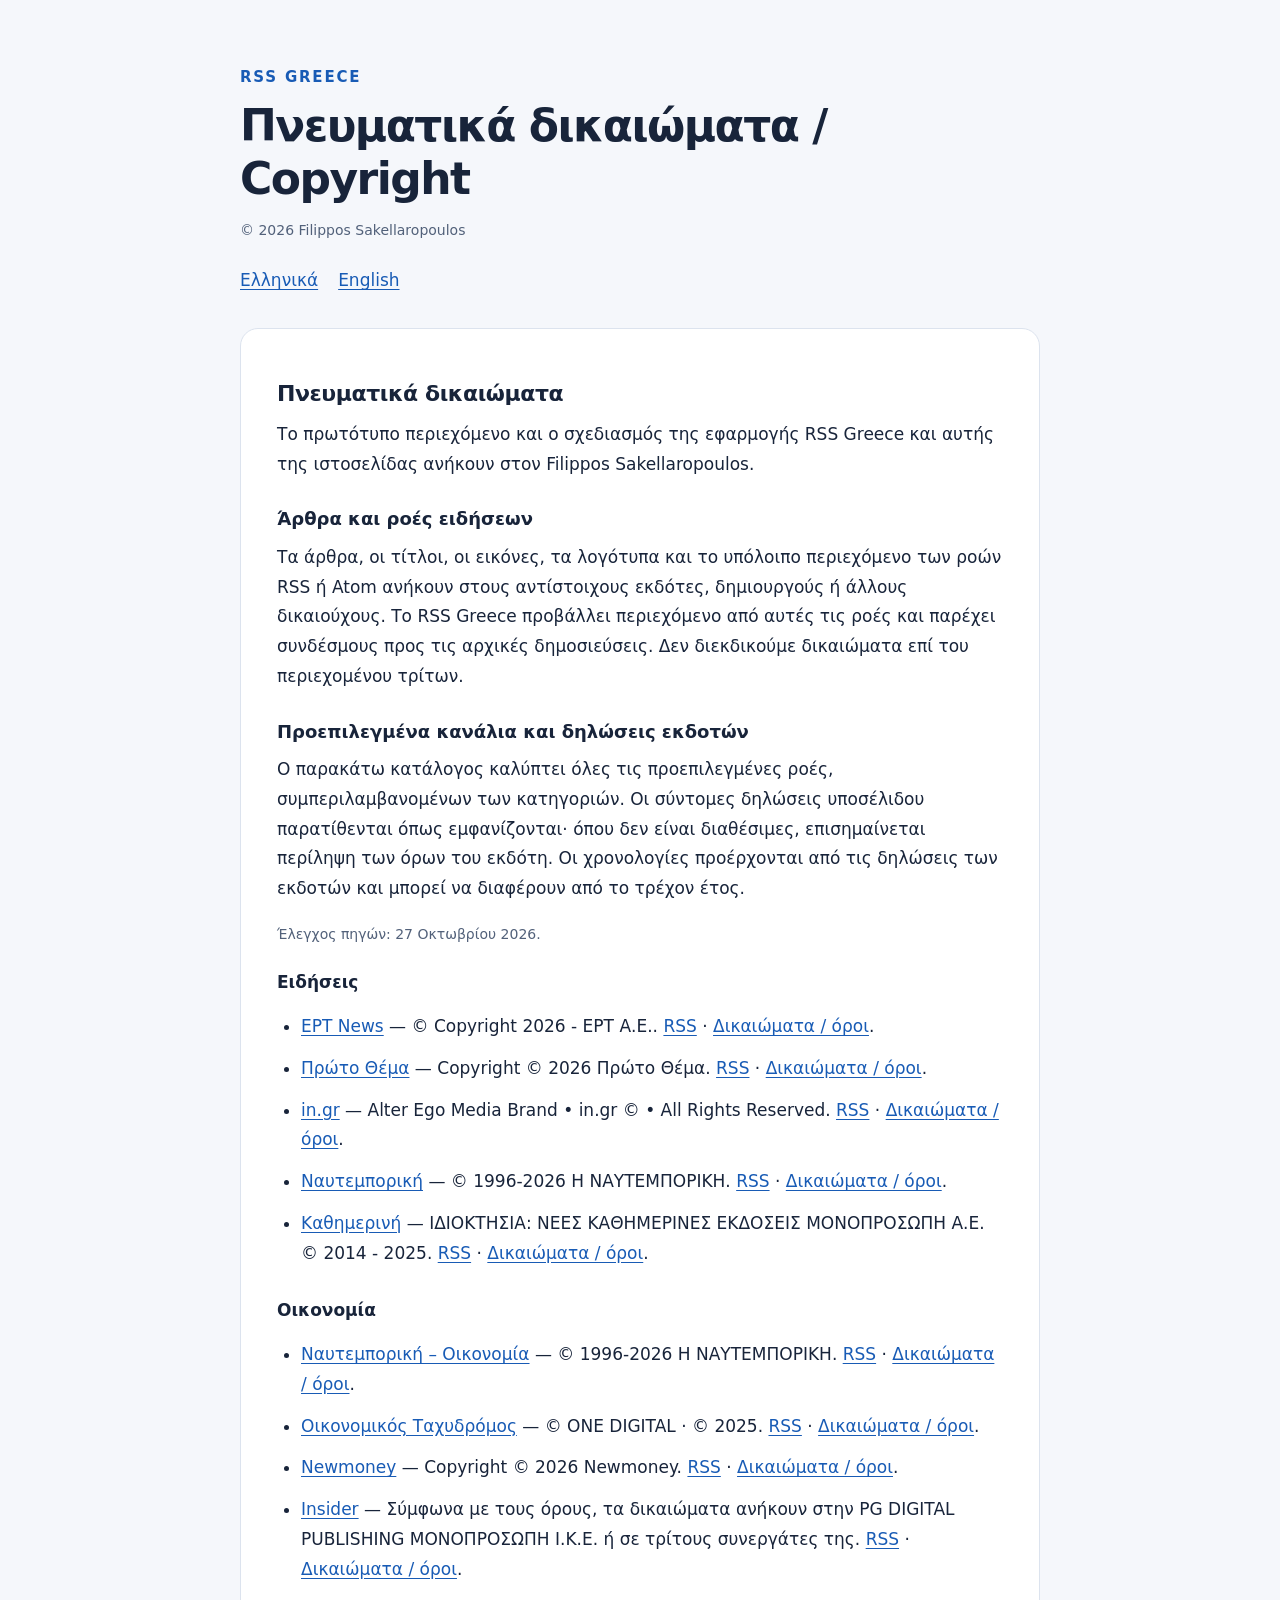
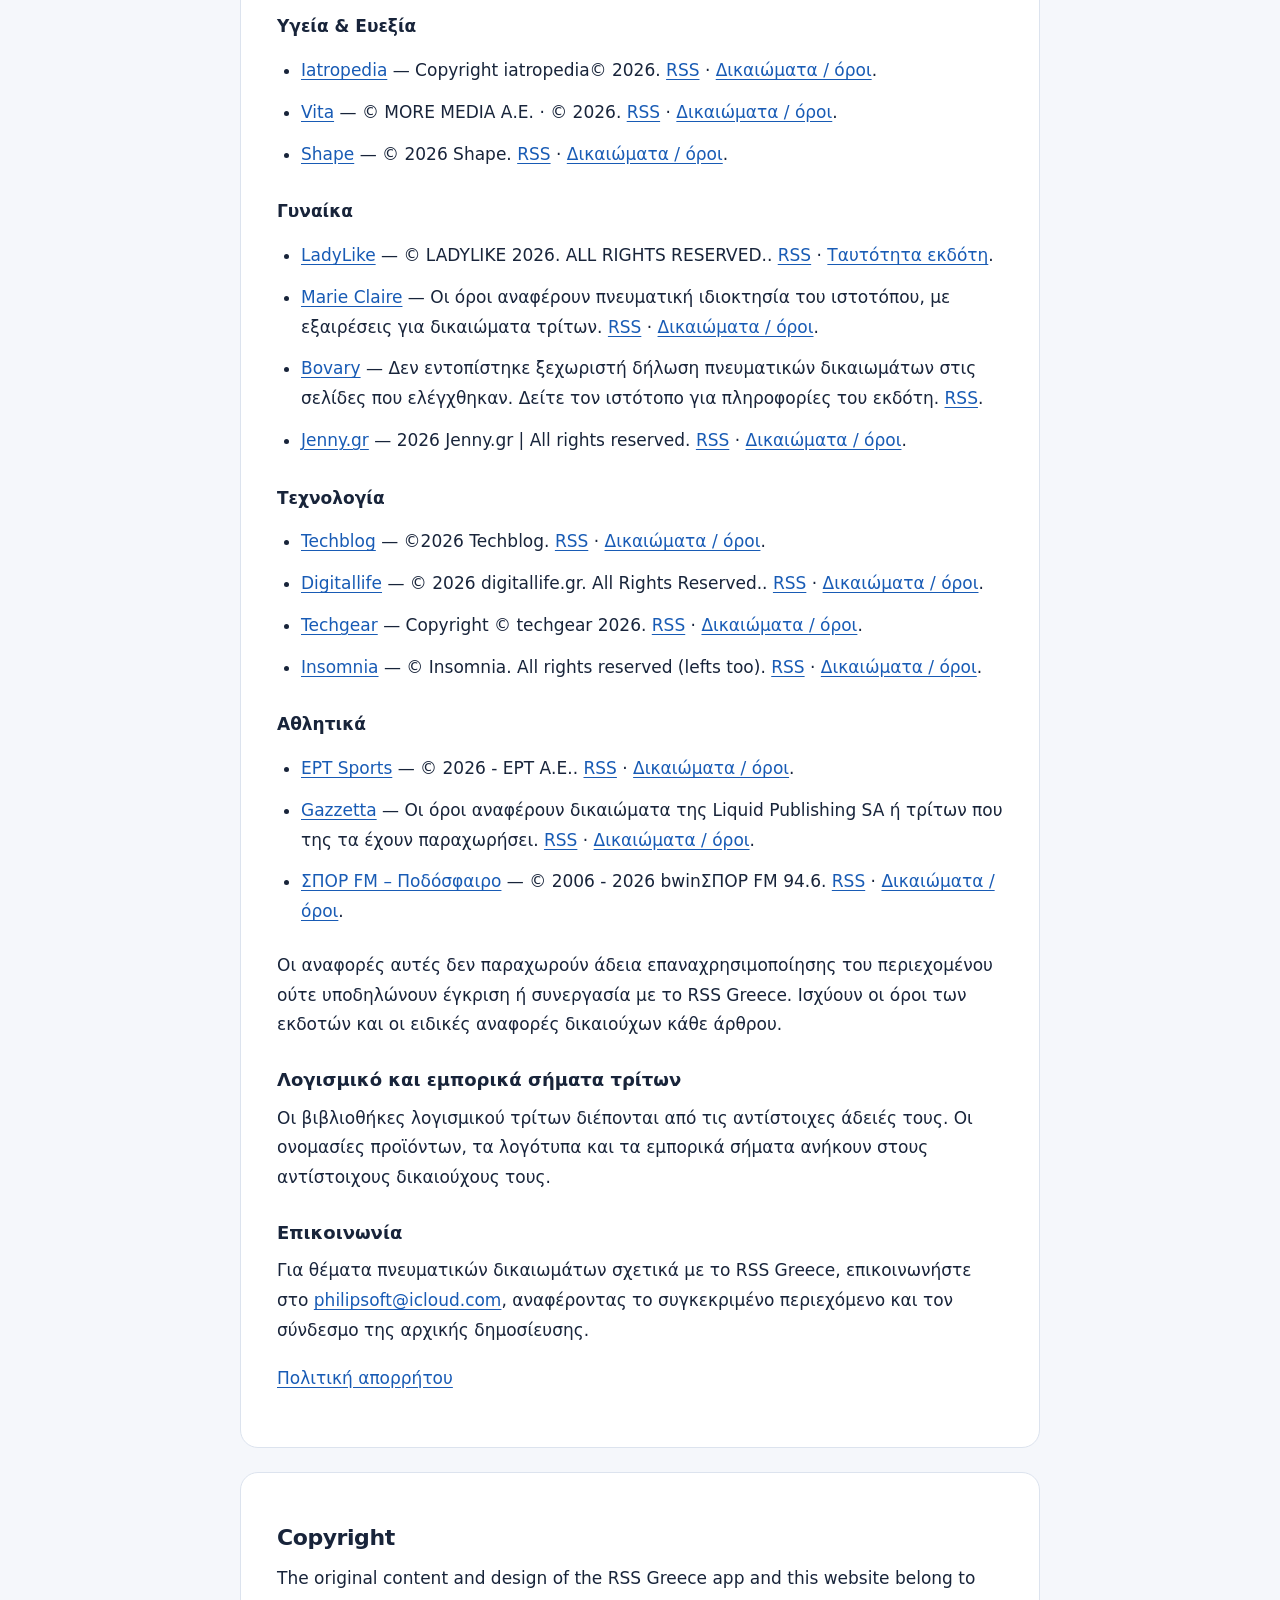
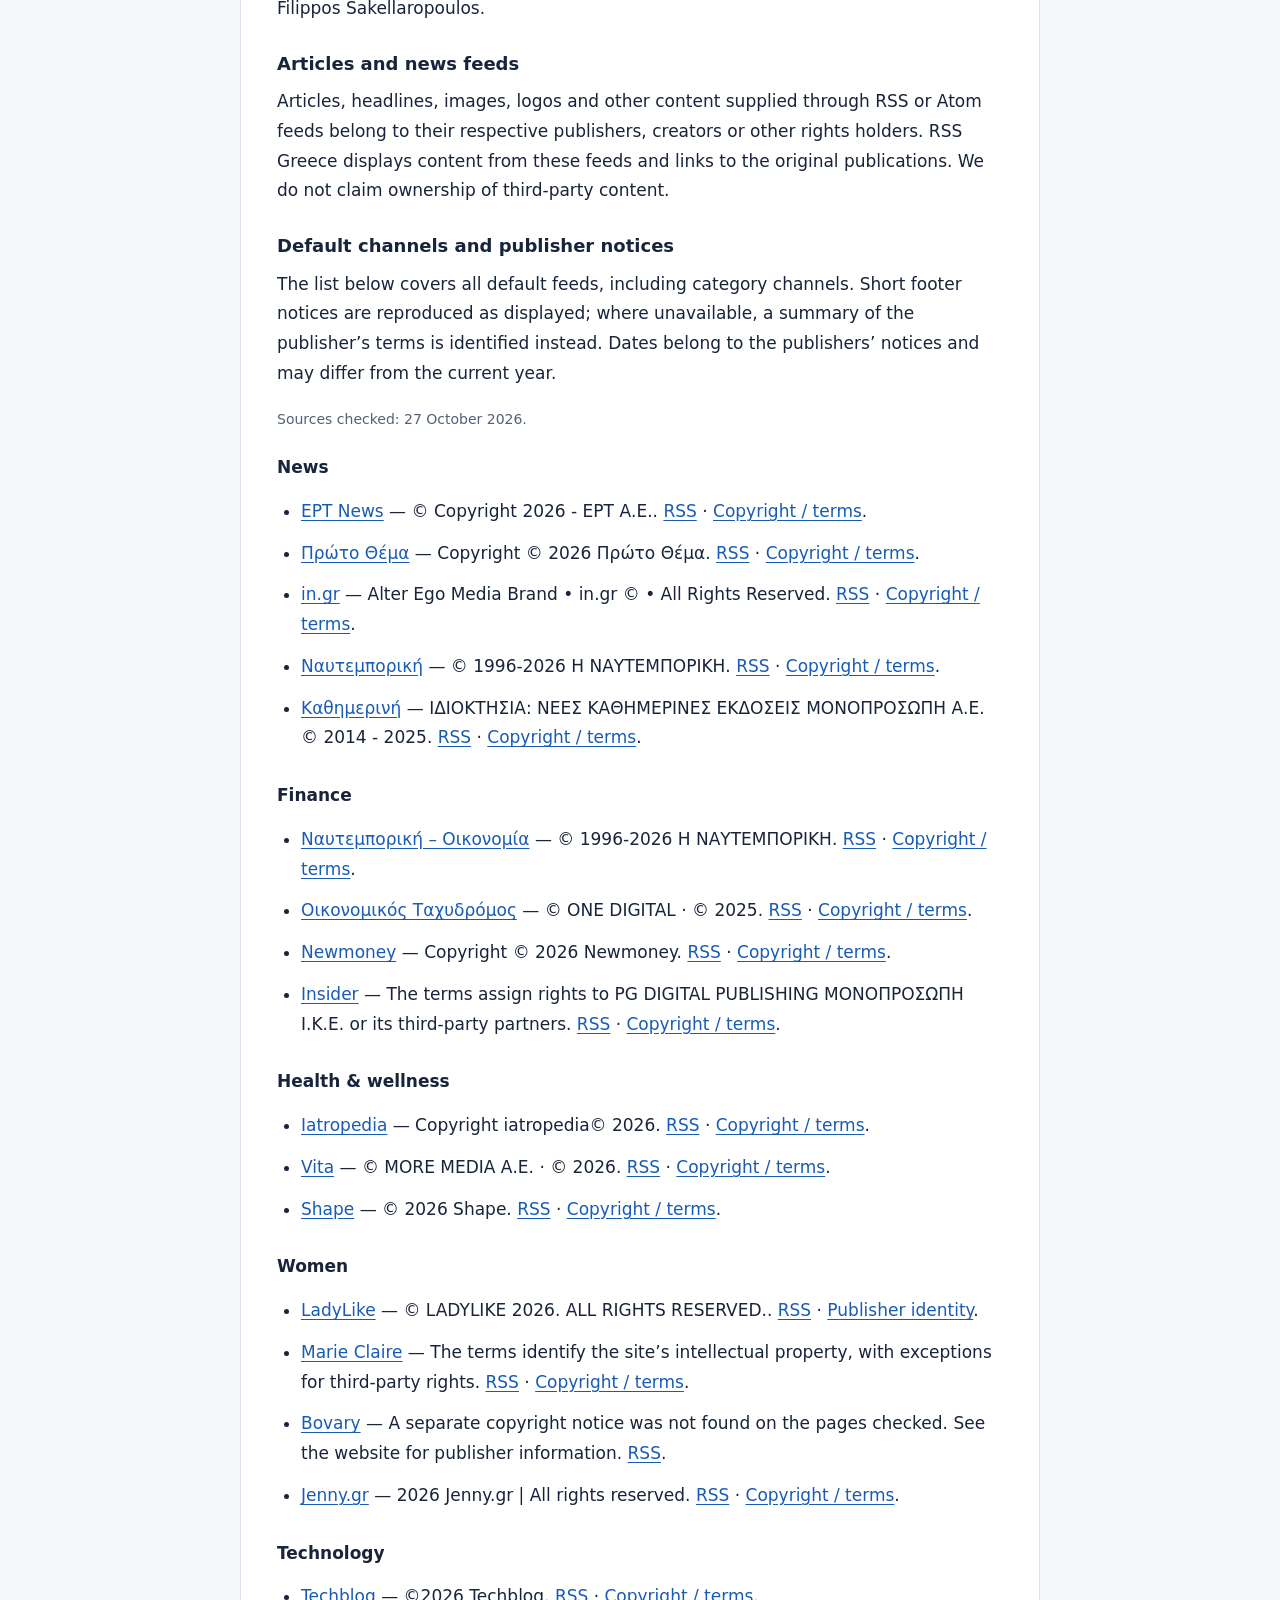
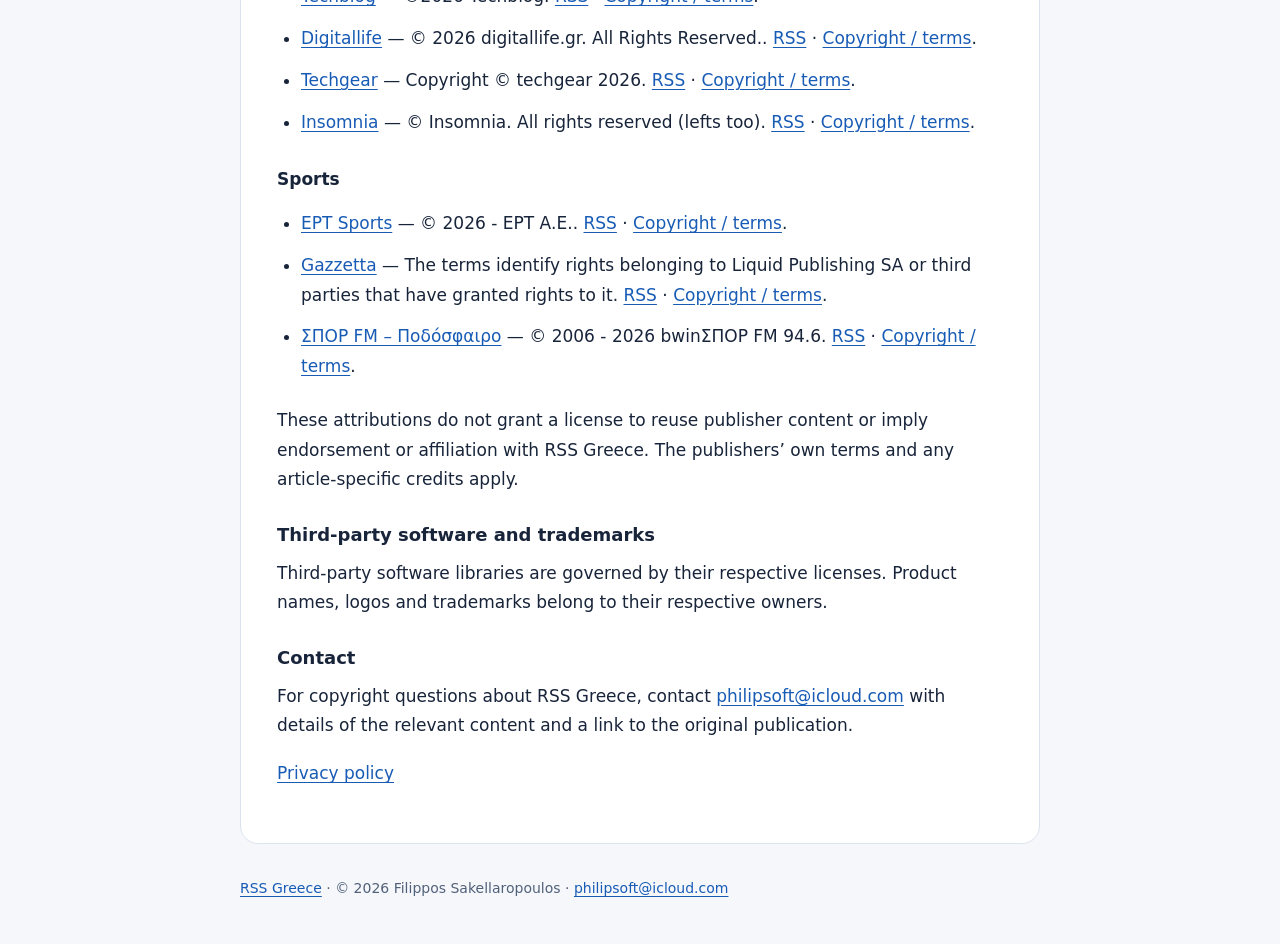
<file: web/copyright.html>
<!doctype html>
<html lang="el">
<head>
  <meta charset="utf-8">
  <meta name="viewport" content="width=device-width, initial-scale=1">
  <meta name="description" content="Πνευματικά δικαιώματα του RSS Greece — Copyright information for RSS Greece.">
  <title>RSS Greece · Πνευματικά δικαιώματα / Copyright</title>
  <style>
    :root { color-scheme: light dark; --bg:#f5f7fb; --paper:#fff; --ink:#18243a; --muted:#52617a; --line:#dce3ee; --accent:#185bb5; }
    * { box-sizing:border-box; }
    body { margin:0; background:var(--bg); color:var(--ink); font:17px/1.75 system-ui,-apple-system,BlinkMacSystemFont,"Segoe UI",sans-serif; }
    header,main,footer { width:min(100% - 40px,800px); margin-inline:auto; }
    header { padding:64px 0 32px; }
    .brand { color:var(--accent); font-size:15px; font-weight:750; letter-spacing:.12em; text-transform:uppercase; }
    h1 { margin:10px 0 12px; font-size:clamp(30px,6vw,44px); line-height:1.2; letter-spacing:-.035em; }
    h2 { margin:34px 0 10px; font-size:22px; line-height:1.4; letter-spacing:-.02em; }
    h3 { margin:24px 0 8px; font-size:18px; }
    h4 { margin:22px 0 8px; font-size:17px; }
    .publishers li { padding:6px 0; }
    p,ul { margin:0 0 18px; }
    ul { padding-left:24px; }
    li { padding:3px 0; }
    a { color:var(--accent); text-underline-offset:3px; overflow-wrap:anywhere; }
    code { font-size:.9em; overflow-wrap:anywhere; }
    a:focus-visible { outline:3px solid var(--accent); outline-offset:5px; border-radius:2px; }
    .meta,footer { color:var(--muted); font-size:14px; }
    nav { display:flex; gap:20px; flex-wrap:wrap; margin-top:24px; }
    article { padding:16px 36px 36px; background:var(--paper); border:1px solid var(--line); border-radius:18px; margin-bottom:24px; scroll-margin-top:20px; }
    .summary { padding:20px 24px; border-left:4px solid var(--accent); background:var(--bg); border-radius:0 10px 10px 0; }
    .summary p { margin:0; }
    footer { padding:8px 0 44px; }
    @media(max-width:540px) { header { padding-top:36px; } article { padding:8px 20px 24px; } body { font-size:16px; } }
    @media(prefers-color-scheme:dark) { :root { --bg:#111925; --paper:#182333; --ink:#eef3fa; --muted:#b1bfd2; --line:#32415a; --accent:#8abbff; } }
  </style>
</head>
<body>
  <header>
    <div class="brand">RSS Greece</div>
    <h1>Πνευματικά δικαιώματα / Copyright</h1>
    <p class="meta">© 2026 Filippos Sakellaropoulos</p>
    <nav aria-label="Language / Γλώσσα"><a href="#greek" lang="el">Ελληνικά</a><a href="#english" lang="en">English</a></nav>
  </header>
  <main>
    <article id="greek" aria-labelledby="greek-title">
      <h2 id="greek-title">Πνευματικά δικαιώματα</h2>
      <p>Το πρωτότυπο περιεχόμενο και ο σχεδιασμός της εφαρμογής RSS Greece και αυτής της ιστοσελίδας ανήκουν στον Filippos Sakellaropoulos.</p>
      <h3>Άρθρα και ροές ειδήσεων</h3>
      <p>Τα άρθρα, οι τίτλοι, οι εικόνες, τα λογότυπα και το υπόλοιπο περιεχόμενο των ροών RSS ή Atom ανήκουν στους αντίστοιχους εκδότες, δημιουργούς ή άλλους δικαιούχους. Το RSS Greece προβάλλει περιεχόμενο από αυτές τις ροές και παρέχει συνδέσμους προς τις αρχικές δημοσιεύσεις. Δεν διεκδικούμε δικαιώματα επί του περιεχομένου τρίτων.</p>
      <h3>Προεπιλεγμένα κανάλια και δηλώσεις εκδοτών</h3>
      <p>Ο παρακάτω κατάλογος καλύπτει όλες τις προεπιλεγμένες ροές, συμπεριλαμβανομένων των κατηγοριών. Οι σύντομες δηλώσεις υποσέλιδου παρατίθενται όπως εμφανίζονται· όπου δεν είναι διαθέσιμες, επισημαίνεται περίληψη των όρων του εκδότη. Οι χρονολογίες προέρχονται από τις δηλώσεις των εκδοτών και μπορεί να διαφέρουν από το τρέχον έτος.</p>
      <p class="meta">Έλεγχος πηγών: <time datetime="2026-10-27">27 Οκτωβρίου 2026</time>.</p>
      <h4>Ειδήσεις</h4>
      <ul class="publishers">
        <li><a href="https://www.ertnews.gr/">ΕΡΤ News</a> — <span class="notice">© Copyright 2026 - ΕΡΤ Α.Ε.</span>. <a href="https://www.ertnews.gr/feed/">RSS</a> · <a href="https://www.ert.gr/oroi-xrisis/">Δικαιώματα / όροι</a>.</li>
        <li><a href="https://www.protothema.gr/">Πρώτο Θέμα</a> — <span class="notice">Copyright © 2026 Πρώτο Θέμα</span>. <a href="https://www.protothema.gr/rss/">RSS</a> · <a href="https://www.protothema.gr/oroi-hrisis/">Δικαιώματα / όροι</a>.</li>
        <li><a href="https://www.in.gr/">in.gr</a> — <span class="notice">Alter Ego Media Brand • in.gr © • All Rights Reserved</span>. <a href="https://www.in.gr/feed/">RSS</a> · <a href="https://www.in.gr/oroi-xrisis/">Δικαιώματα / όροι</a>.</li>
        <li><a href="https://www.naftemporiki.gr/">Ναυτεμπορική</a> — <span class="notice">© 1996-2026 Η ΝΑΥΤΕΜΠΟΡΙΚΗ</span>. <a href="https://www.naftemporiki.gr/feed/">RSS</a> · <a href="https://www.naftemporiki.gr/terms">Δικαιώματα / όροι</a>.</li>
        <li><a href="https://www.kathimerini.gr/">Καθημερινή</a> — <span class="notice">ΙΔΙΟΚΤΗΣΙΑ: ΝΕΕΣ ΚΑΘΗΜΕΡΙΝΕΣ ΕΚΔΟΣΕΙΣ ΜΟΝΟΠΡΟΣΩΠΗ Α.Ε. © 2014 - 2025</span>. <a href="https://www.kathimerini.gr/infeeds/rss/nx-rss-feed.xml">RSS</a> · <a href="https://www.kathimerini.gr/politiki-pneymatika-dikaiomata-kathimerinis/">Δικαιώματα / όροι</a>.</li>
      </ul>
      <h4>Οικονομία</h4>
      <ul class="publishers">
        <li><a href="https://www.naftemporiki.gr/">Ναυτεμπορική – Οικονομία</a> — <span class="notice">© 1996-2026 Η ΝΑΥΤΕΜΠΟΡΙΚΗ</span>. <a href="https://www.naftemporiki.gr/finance/feed/">RSS</a> · <a href="https://www.naftemporiki.gr/terms">Δικαιώματα / όροι</a>.</li>
        <li><a href="https://www.ot.gr/">Οικονομικός Ταχυδρόμος</a> — <span class="notice">© ONE DIGITAL · © 2025</span>. <a href="https://www.ot.gr/feed/">RSS</a> · <a href="https://www.ot.gr/oroi-xrisis/">Δικαιώματα / όροι</a>.</li>
        <li><a href="https://www.newmoney.gr/">Newmoney</a> — <span class="notice">Copyright © 2026 Newmoney</span>. <a href="https://www.newmoney.gr/feed/">RSS</a> · <a href="https://www.newmoney.gr/ori-chrisis/">Δικαιώματα / όροι</a>.</li>
        <li><a href="https://www.insider.gr/">Insider</a> — Σύμφωνα με τους όρους, τα δικαιώματα ανήκουν στην PG DIGITAL PUBLISHING ΜΟΝΟΠΡΟΣΩΠΗ Ι.Κ.Ε. ή σε τρίτους συνεργάτες της. <a href="https://www.insider.gr/rss.xml">RSS</a> · <a href="https://www.insider.gr/oroi-hrisis">Δικαιώματα / όροι</a>.</li>
      </ul>
      <h4>Υγεία &amp; Ευεξία</h4>
      <ul class="publishers">
        <li><a href="https://www.iatropedia.gr/">Iatropedia</a> — <span class="notice">Copyright iatropedia© 2026</span>. <a href="https://www.iatropedia.gr/feed/">RSS</a> · <a href="https://www.iatropedia.gr/ori-chrisis/">Δικαιώματα / όροι</a>.</li>
        <li><a href="https://www.vita.gr/">Vita</a> — <span class="notice">© ΜORE MEDIA Α.Ε. · © 2026</span>. <a href="https://www.vita.gr/feed/">RSS</a> · <a href="https://www.vita.gr/oroi-xrisis/">Δικαιώματα / όροι</a>.</li>
        <li><a href="https://www.shape.gr/">Shape</a> — <span class="notice">© 2026 Shape</span>. <a href="https://www.shape.gr/newsfeed/rss">RSS</a> · <a href="https://www.shape.gr/terms-of-use">Δικαιώματα / όροι</a>.</li>
      </ul>
      <h4>Γυναίκα</h4>
      <ul class="publishers">
        <li><a href="https://www.ladylike.gr/">LadyLike</a> — <span class="notice">© LADYLIKE 2026. ALL RIGHTS RESERVED.</span>. <a href="https://www.ladylike.gr/feed/">RSS</a> · <a href="https://www.ladylike.gr/taftotita/">Ταυτότητα εκδότη</a>.</li>
        <li><a href="https://www.marieclaire.gr/">Marie Claire</a> — Οι όροι αναφέρουν πνευματική ιδιοκτησία του ιστοτόπου, με εξαιρέσεις για δικαιώματα τρίτων. <a href="https://www.marieclaire.gr/feed/">RSS</a> · <a href="https://www.marieclaire.gr/privacy-policy/">Δικαιώματα / όροι</a>.</li>
        <li><a href="https://www.bovary.gr/">Bovary</a> — Δεν εντοπίστηκε ξεχωριστή δήλωση πνευματικών δικαιωμάτων στις σελίδες που ελέγχθηκαν. Δείτε τον ιστότοπο για πληροφορίες του εκδότη. <a href="https://www.bovary.gr/rss.xml">RSS</a>.</li>
        <li><a href="https://jenny.gr/">Jenny.gr</a> — <span class="notice">2026 Jenny.gr | All rights reserved</span>. <a href="https://jenny.gr/rss.xml">RSS</a> · <a href="https://jenny.gr/oroi-xrhshs">Δικαιώματα / όροι</a>.</li>
      </ul>
      <h4>Τεχνολογία</h4>
      <ul class="publishers">
        <li><a href="https://techblog.gr/">Techblog</a> — <span class="notice">©2026 Techblog</span>. <a href="https://techblog.gr/feed/">RSS</a> · <a href="https://techblog.gr/copyright-policy/">Δικαιώματα / όροι</a>.</li>
        <li><a href="https://digitallife.gr/">Digitallife</a> — <span class="notice">© 2026 digitallife.gr. All Rights Reserved.</span>. <a href="https://digitallife.gr/feed/">RSS</a> · <a href="https://digitallife.gr/oroi-xrisis/">Δικαιώματα / όροι</a>.</li>
        <li><a href="https://www.techgear.gr/">Techgear</a> — <span class="notice">Copyright © techgear 2026</span>. <a href="https://www.techgear.gr/feed">RSS</a> · <a href="https://www.techgear.gr/oroi-chrisis">Δικαιώματα / όροι</a>.</li>
        <li><a href="https://www.insomnia.gr/">Insomnia</a> — <span class="notice">© Insomnia. All rights reserved (lefts too)</span>. <a href="https://www.insomnia.gr/articles/?rss=1">RSS</a> · <a href="https://www.insomnia.gr/terms/">Δικαιώματα / όροι</a>.</li>
      </ul>
      <h4>Αθλητικά</h4>
      <ul class="publishers">
        <li><a href="https://www.ertsports.gr/">ΕΡΤ Sports</a> — <span class="notice">© 2026 - ΕΡΤ Α.Ε.</span>. <a href="https://www.ertsports.gr/feed/">RSS</a> · <a href="https://www.ert.gr/oroi-xrisis/">Δικαιώματα / όροι</a>.</li>
        <li><a href="https://www.gazzetta.gr/">Gazzetta</a> — Οι όροι αναφέρουν δικαιώματα της Liquid Publishing SA ή τρίτων που της τα έχουν παραχωρήσει. <a href="https://www.gazzetta.gr/rss">RSS</a> · <a href="https://www.gazzetta.gr/oroi-xrisis">Δικαιώματα / όροι</a>.</li>
        <li><a href="https://www.sport-fm.gr/">ΣΠΟΡ FM – Ποδόσφαιρο</a> — <span class="notice">© 2006 - 2026 bwinΣΠΟΡ FM 94.6</span>. <a href="https://www.sport-fm.gr/list/1.feed">RSS</a> · <a href="https://www.sport-fm.gr/about/terms.jsp">Δικαιώματα / όροι</a>.</li>
      </ul>
      <p>Οι αναφορές αυτές δεν παραχωρούν άδεια επαναχρησιμοποίησης του περιεχομένου ούτε υποδηλώνουν έγκριση ή συνεργασία με το RSS Greece. Ισχύουν οι όροι των εκδοτών και οι ειδικές αναφορές δικαιούχων κάθε άρθρου.</p>
      <h3>Λογισμικό και εμπορικά σήματα τρίτων</h3>
      <p>Οι βιβλιοθήκες λογισμικού τρίτων διέπονται από τις αντίστοιχες άδειές τους. Οι ονομασίες προϊόντων, τα λογότυπα και τα εμπορικά σήματα ανήκουν στους αντίστοιχους δικαιούχους τους.</p>
      <h3>Επικοινωνία</h3>
      <p>Για θέματα πνευματικών δικαιωμάτων σχετικά με το RSS Greece, επικοινωνήστε στο <a href="mailto:philipsoft@icloud.com">philipsoft@icloud.com</a>, αναφέροντας το συγκεκριμένο περιεχόμενο και τον σύνδεσμο της αρχικής δημοσίευσης.</p>
      <p><a href="/privacy#greek">Πολιτική απορρήτου</a></p>
    </article>
    <article id="english" lang="en" aria-labelledby="english-title">
      <h2 id="english-title">Copyright</h2>
      <p>The original content and design of the RSS Greece app and this website belong to Filippos Sakellaropoulos.</p>
      <h3>Articles and news feeds</h3>
      <p>Articles, headlines, images, logos and other content supplied through RSS or Atom feeds belong to their respective publishers, creators or other rights holders. RSS Greece displays content from these feeds and links to the original publications. We do not claim ownership of third-party content.</p>
      <h3>Default channels and publisher notices</h3>
      <p>The list below covers all default feeds, including category channels. Short footer notices are reproduced as displayed; where unavailable, a summary of the publisher’s terms is identified instead. Dates belong to the publishers’ notices and may differ from the current year.</p>
      <p class="meta">Sources checked: <time datetime="2026-10-27">27 October 2026</time>.</p>
      <h4>News</h4>
      <ul class="publishers">
        <li><a href="https://www.ertnews.gr/">ΕΡΤ News</a> — <span class="notice">© Copyright 2026 - ΕΡΤ Α.Ε.</span>. <a href="https://www.ertnews.gr/feed/">RSS</a> · <a href="https://www.ert.gr/oroi-xrisis/">Copyright / terms</a>.</li>
        <li><a href="https://www.protothema.gr/">Πρώτο Θέμα</a> — <span class="notice">Copyright © 2026 Πρώτο Θέμα</span>. <a href="https://www.protothema.gr/rss/">RSS</a> · <a href="https://www.protothema.gr/oroi-hrisis/">Copyright / terms</a>.</li>
        <li><a href="https://www.in.gr/">in.gr</a> — <span class="notice">Alter Ego Media Brand • in.gr © • All Rights Reserved</span>. <a href="https://www.in.gr/feed/">RSS</a> · <a href="https://www.in.gr/oroi-xrisis/">Copyright / terms</a>.</li>
        <li><a href="https://www.naftemporiki.gr/">Ναυτεμπορική</a> — <span class="notice">© 1996-2026 Η ΝΑΥΤΕΜΠΟΡΙΚΗ</span>. <a href="https://www.naftemporiki.gr/feed/">RSS</a> · <a href="https://www.naftemporiki.gr/terms">Copyright / terms</a>.</li>
        <li><a href="https://www.kathimerini.gr/">Καθημερινή</a> — <span class="notice">ΙΔΙΟΚΤΗΣΙΑ: ΝΕΕΣ ΚΑΘΗΜΕΡΙΝΕΣ ΕΚΔΟΣΕΙΣ ΜΟΝΟΠΡΟΣΩΠΗ Α.Ε. © 2014 - 2025</span>. <a href="https://www.kathimerini.gr/infeeds/rss/nx-rss-feed.xml">RSS</a> · <a href="https://www.kathimerini.gr/politiki-pneymatika-dikaiomata-kathimerinis/">Copyright / terms</a>.</li>
      </ul>
      <h4>Finance</h4>
      <ul class="publishers">
        <li><a href="https://www.naftemporiki.gr/">Ναυτεμπορική – Οικονομία</a> — <span class="notice">© 1996-2026 Η ΝΑΥΤΕΜΠΟΡΙΚΗ</span>. <a href="https://www.naftemporiki.gr/finance/feed/">RSS</a> · <a href="https://www.naftemporiki.gr/terms">Copyright / terms</a>.</li>
        <li><a href="https://www.ot.gr/">Οικονομικός Ταχυδρόμος</a> — <span class="notice">© ONE DIGITAL · © 2025</span>. <a href="https://www.ot.gr/feed/">RSS</a> · <a href="https://www.ot.gr/oroi-xrisis/">Copyright / terms</a>.</li>
        <li><a href="https://www.newmoney.gr/">Newmoney</a> — <span class="notice">Copyright © 2026 Newmoney</span>. <a href="https://www.newmoney.gr/feed/">RSS</a> · <a href="https://www.newmoney.gr/ori-chrisis/">Copyright / terms</a>.</li>
        <li><a href="https://www.insider.gr/">Insider</a> — The terms assign rights to PG DIGITAL PUBLISHING ΜΟΝΟΠΡΟΣΩΠΗ Ι.Κ.Ε. or its third-party partners. <a href="https://www.insider.gr/rss.xml">RSS</a> · <a href="https://www.insider.gr/oroi-hrisis">Copyright / terms</a>.</li>
      </ul>
      <h4>Health &amp; wellness</h4>
      <ul class="publishers">
        <li><a href="https://www.iatropedia.gr/">Iatropedia</a> — <span class="notice">Copyright iatropedia© 2026</span>. <a href="https://www.iatropedia.gr/feed/">RSS</a> · <a href="https://www.iatropedia.gr/ori-chrisis/">Copyright / terms</a>.</li>
        <li><a href="https://www.vita.gr/">Vita</a> — <span class="notice">© ΜORE MEDIA Α.Ε. · © 2026</span>. <a href="https://www.vita.gr/feed/">RSS</a> · <a href="https://www.vita.gr/oroi-xrisis/">Copyright / terms</a>.</li>
        <li><a href="https://www.shape.gr/">Shape</a> — <span class="notice">© 2026 Shape</span>. <a href="https://www.shape.gr/newsfeed/rss">RSS</a> · <a href="https://www.shape.gr/terms-of-use">Copyright / terms</a>.</li>
      </ul>
      <h4>Women</h4>
      <ul class="publishers">
        <li><a href="https://www.ladylike.gr/">LadyLike</a> — <span class="notice">© LADYLIKE 2026. ALL RIGHTS RESERVED.</span>. <a href="https://www.ladylike.gr/feed/">RSS</a> · <a href="https://www.ladylike.gr/taftotita/">Publisher identity</a>.</li>
        <li><a href="https://www.marieclaire.gr/">Marie Claire</a> — The terms identify the site’s intellectual property, with exceptions for third-party rights. <a href="https://www.marieclaire.gr/feed/">RSS</a> · <a href="https://www.marieclaire.gr/privacy-policy/">Copyright / terms</a>.</li>
        <li><a href="https://www.bovary.gr/">Bovary</a> — A separate copyright notice was not found on the pages checked. See the website for publisher information. <a href="https://www.bovary.gr/rss.xml">RSS</a>.</li>
        <li><a href="https://jenny.gr/">Jenny.gr</a> — <span class="notice">2026 Jenny.gr | All rights reserved</span>. <a href="https://jenny.gr/rss.xml">RSS</a> · <a href="https://jenny.gr/oroi-xrhshs">Copyright / terms</a>.</li>
      </ul>
      <h4>Technology</h4>
      <ul class="publishers">
        <li><a href="https://techblog.gr/">Techblog</a> — <span class="notice">©2026 Techblog</span>. <a href="https://techblog.gr/feed/">RSS</a> · <a href="https://techblog.gr/copyright-policy/">Copyright / terms</a>.</li>
        <li><a href="https://digitallife.gr/">Digitallife</a> — <span class="notice">© 2026 digitallife.gr. All Rights Reserved.</span>. <a href="https://digitallife.gr/feed/">RSS</a> · <a href="https://digitallife.gr/oroi-xrisis/">Copyright / terms</a>.</li>
        <li><a href="https://www.techgear.gr/">Techgear</a> — <span class="notice">Copyright © techgear 2026</span>. <a href="https://www.techgear.gr/feed">RSS</a> · <a href="https://www.techgear.gr/oroi-chrisis">Copyright / terms</a>.</li>
        <li><a href="https://www.insomnia.gr/">Insomnia</a> — <span class="notice">© Insomnia. All rights reserved (lefts too)</span>. <a href="https://www.insomnia.gr/articles/?rss=1">RSS</a> · <a href="https://www.insomnia.gr/terms/">Copyright / terms</a>.</li>
      </ul>
      <h4>Sports</h4>
      <ul class="publishers">
        <li><a href="https://www.ertsports.gr/">ΕΡΤ Sports</a> — <span class="notice">© 2026 - ΕΡΤ Α.Ε.</span>. <a href="https://www.ertsports.gr/feed/">RSS</a> · <a href="https://www.ert.gr/oroi-xrisis/">Copyright / terms</a>.</li>
        <li><a href="https://www.gazzetta.gr/">Gazzetta</a> — The terms identify rights belonging to Liquid Publishing SA or third parties that have granted rights to it. <a href="https://www.gazzetta.gr/rss">RSS</a> · <a href="https://www.gazzetta.gr/oroi-xrisis">Copyright / terms</a>.</li>
        <li><a href="https://www.sport-fm.gr/">ΣΠΟΡ FM – Ποδόσφαιρο</a> — <span class="notice">© 2006 - 2026 bwinΣΠΟΡ FM 94.6</span>. <a href="https://www.sport-fm.gr/list/1.feed">RSS</a> · <a href="https://www.sport-fm.gr/about/terms.jsp">Copyright / terms</a>.</li>
      </ul>
      <p>These attributions do not grant a license to reuse publisher content or imply endorsement or affiliation with RSS Greece. The publishers’ own terms and any article-specific credits apply.</p>
      <h3>Third-party software and trademarks</h3>
      <p>Third-party software libraries are governed by their respective licenses. Product names, logos and trademarks belong to their respective owners.</p>
      <h3>Contact</h3>
      <p>For copyright questions about RSS Greece, contact <a href="mailto:philipsoft@icloud.com">philipsoft@icloud.com</a> with details of the relevant content and a link to the original publication.</p>
      <p><a href="/privacy#english">Privacy policy</a></p>
    </article>
  </main>
  <footer><a href="/">RSS Greece</a> · © 2026 Filippos Sakellaropoulos · <a href="mailto:philipsoft@icloud.com">philipsoft@icloud.com</a></footer>
</body>
</html>
</file>
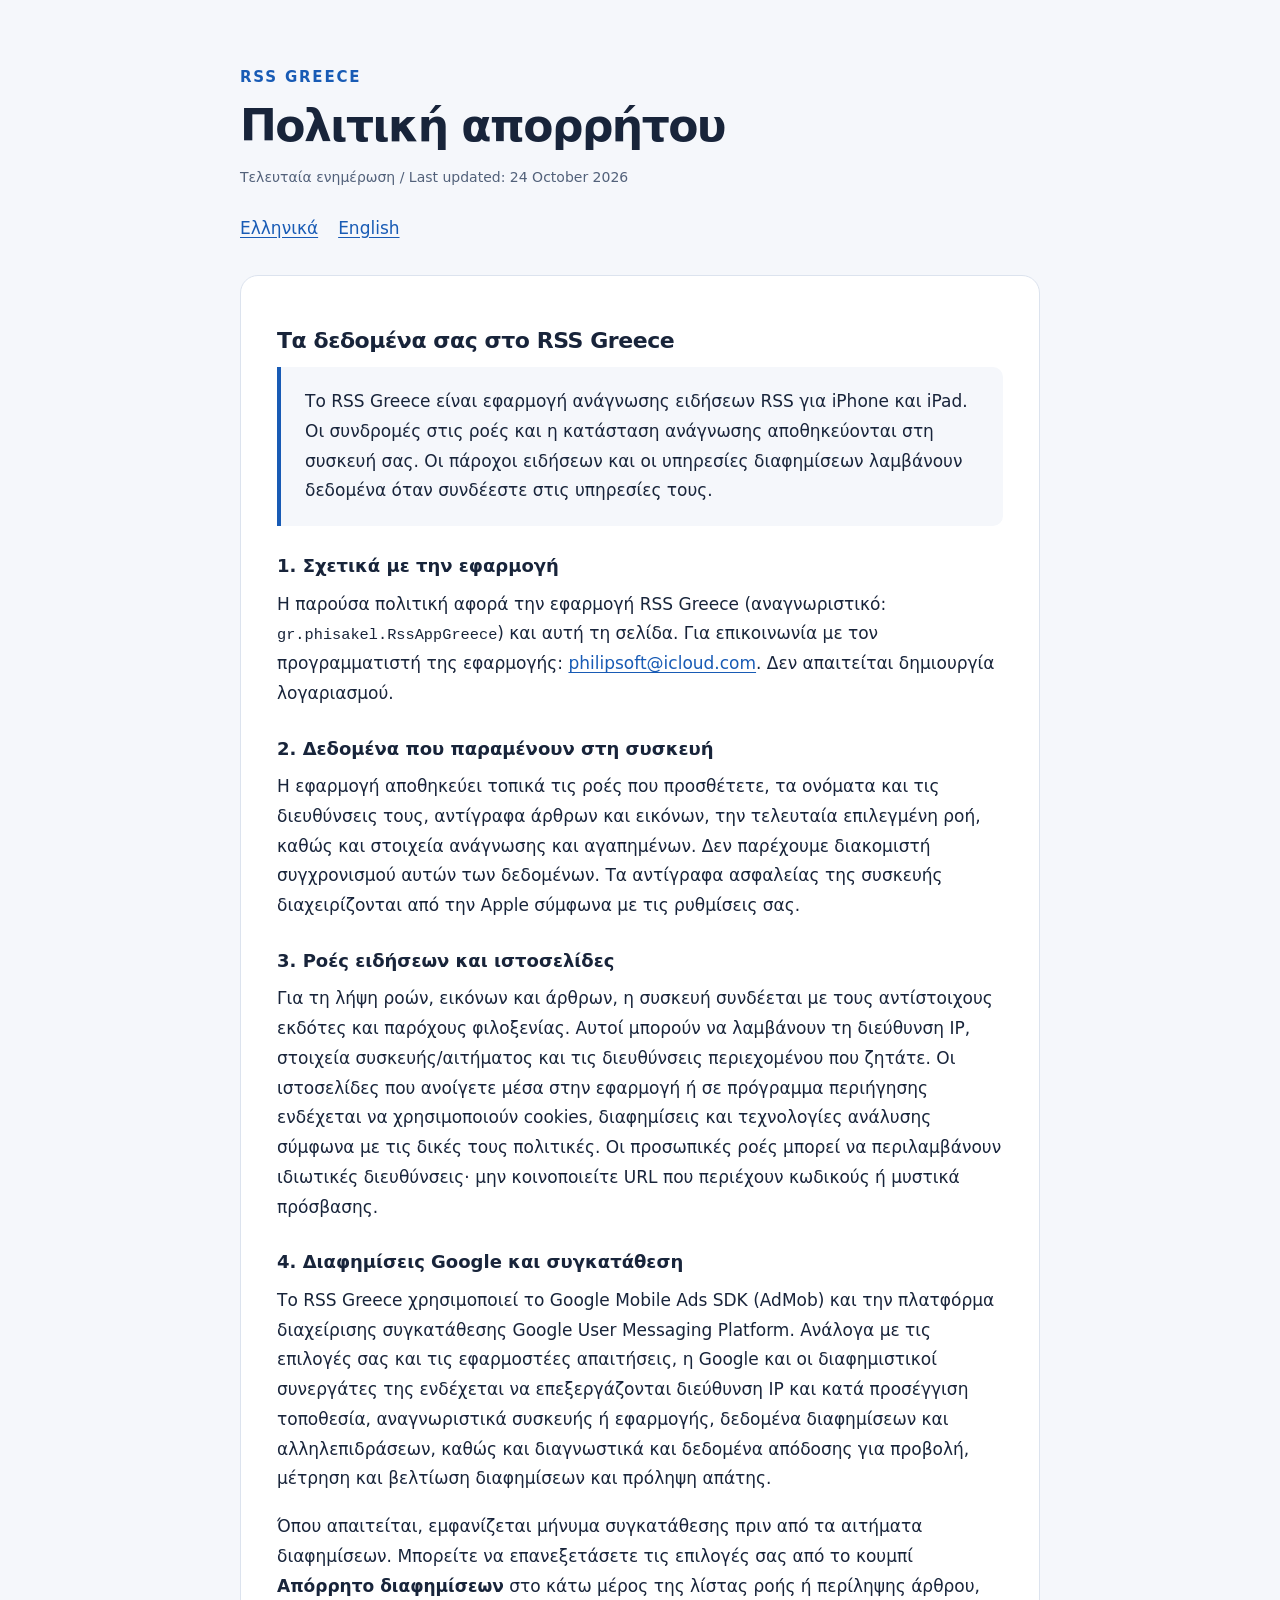
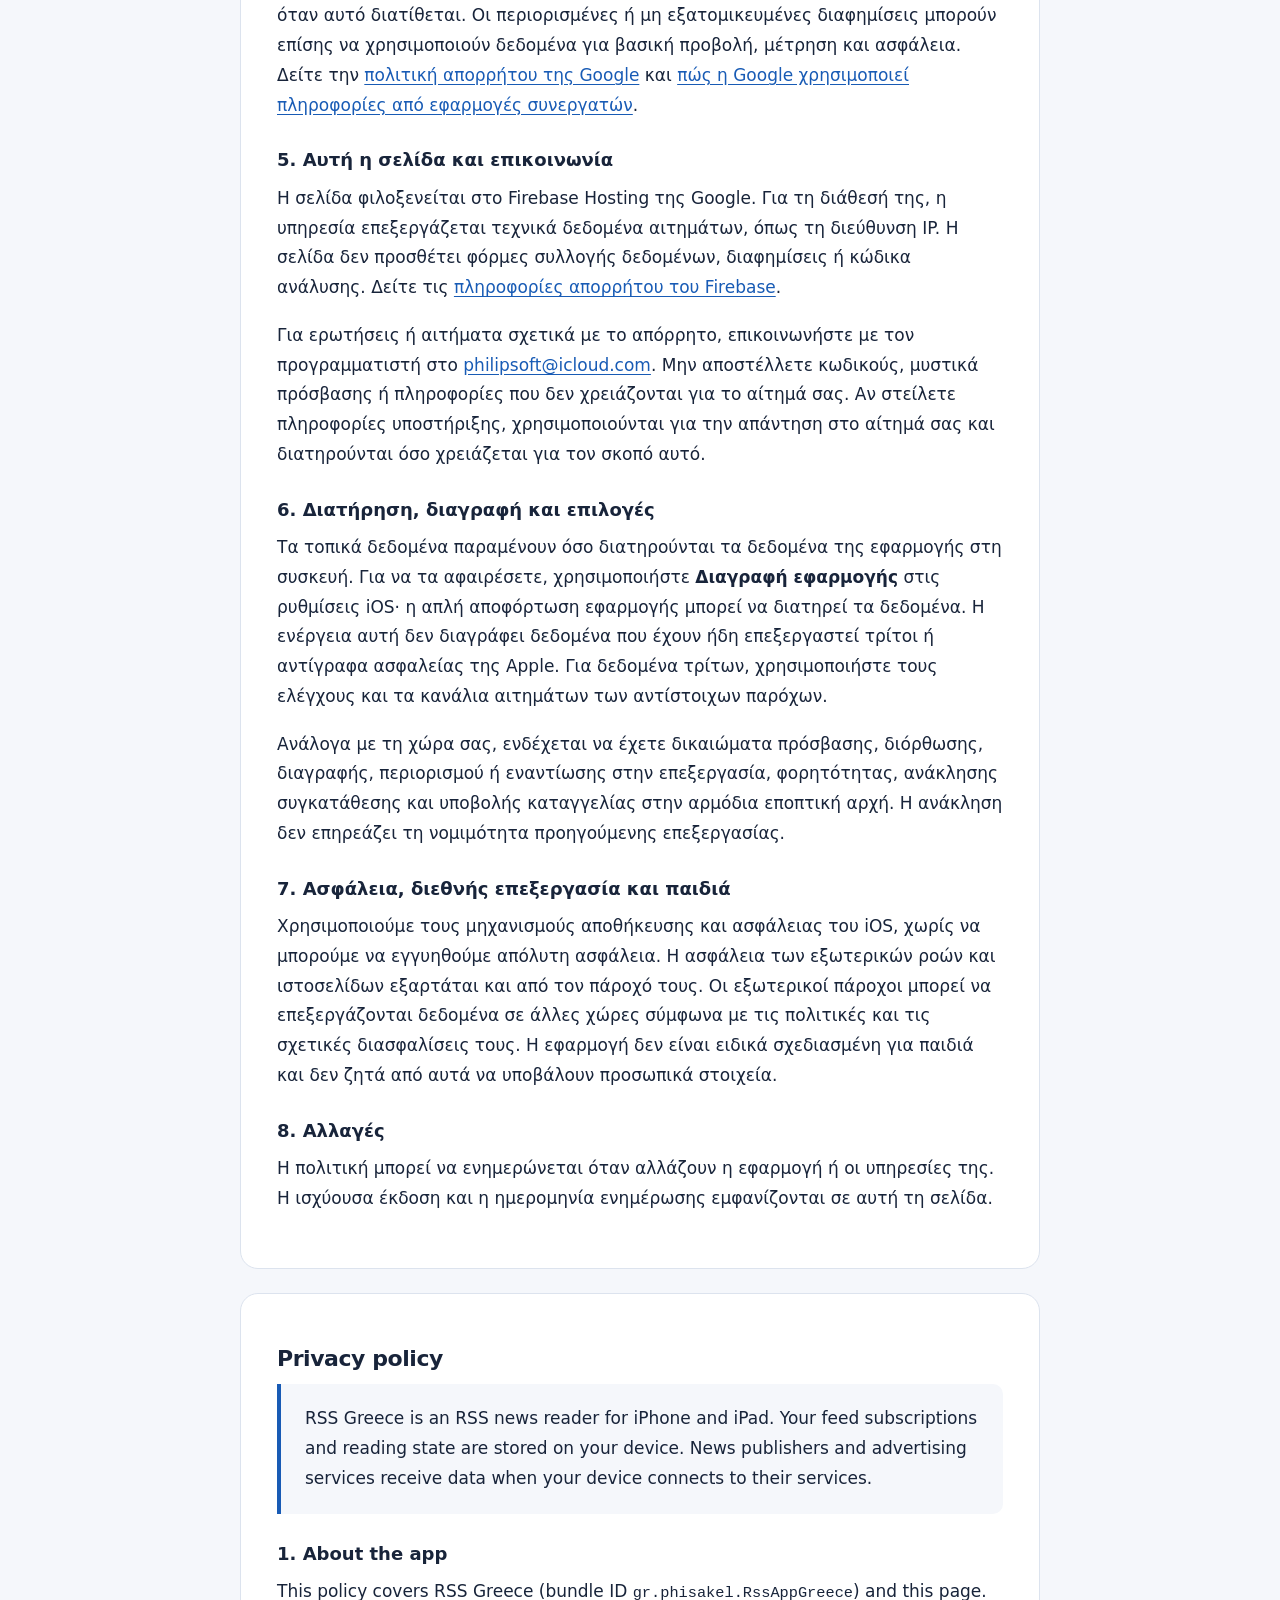
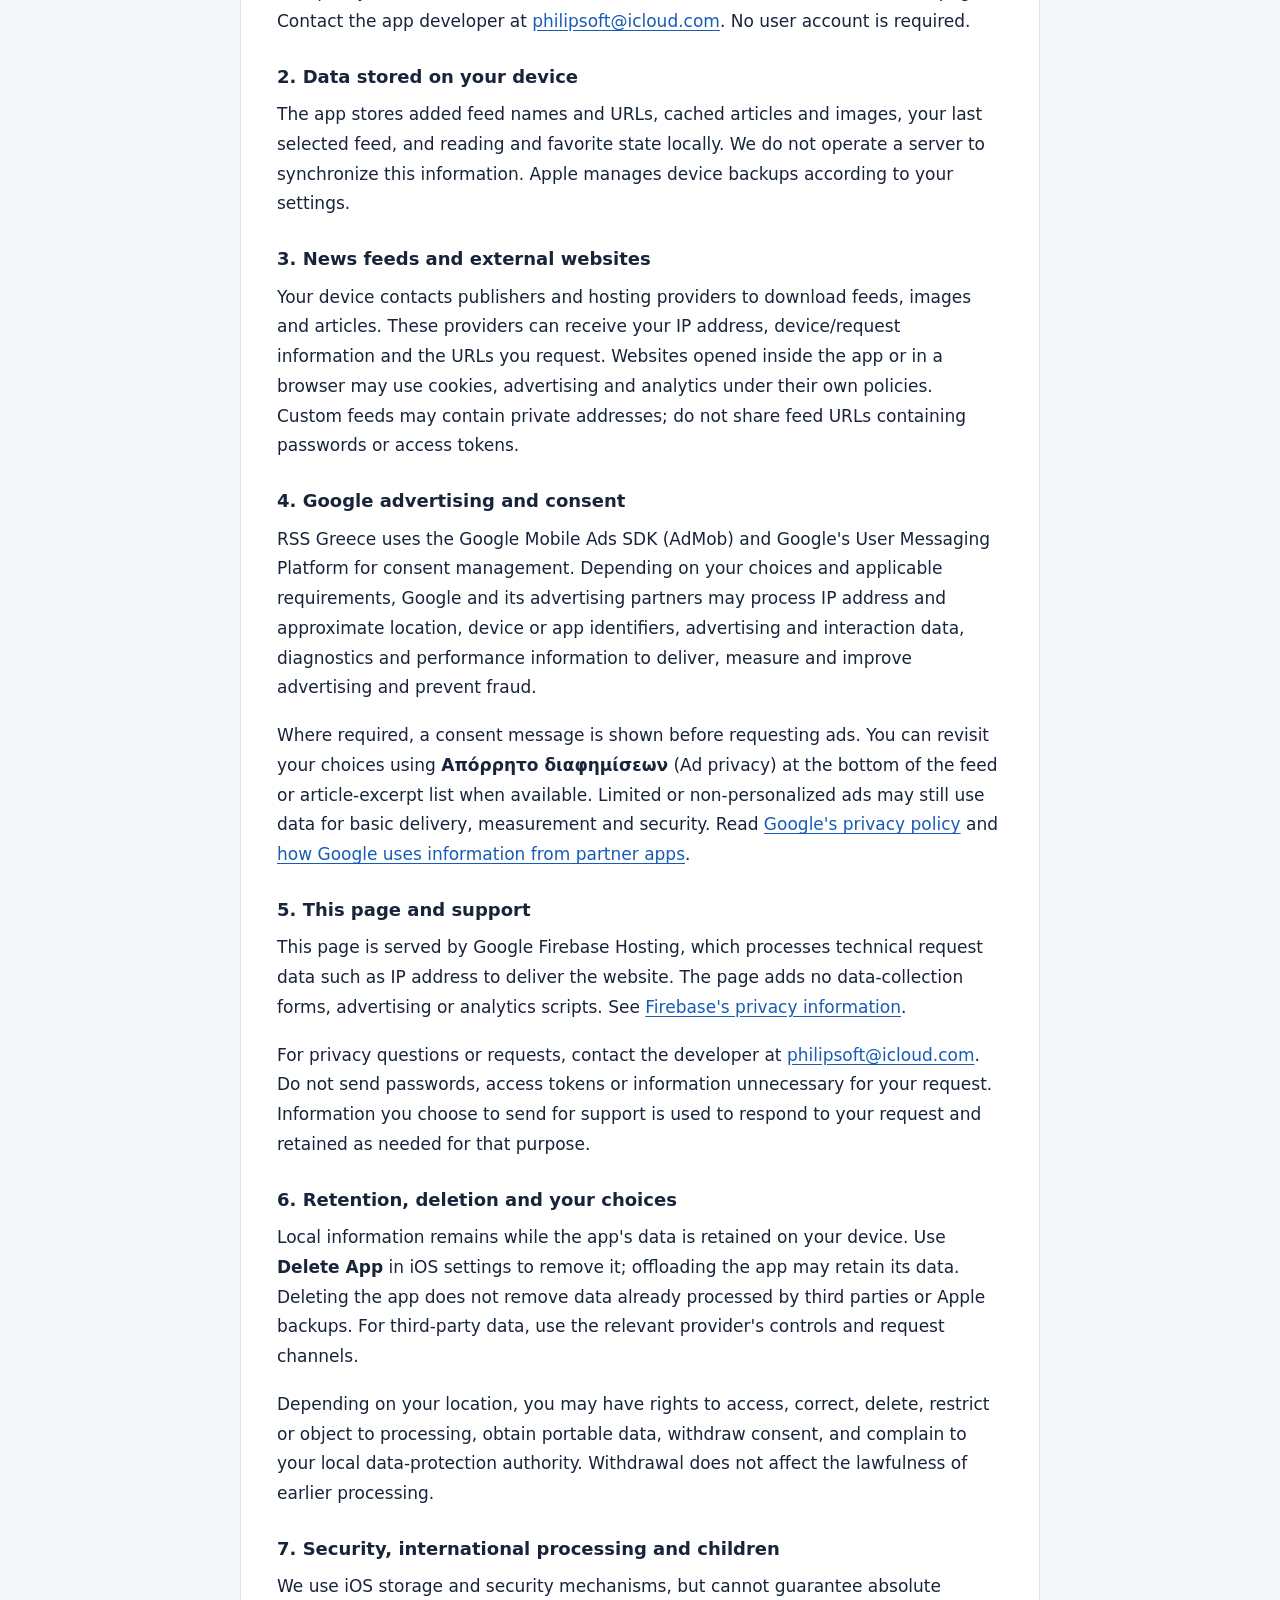
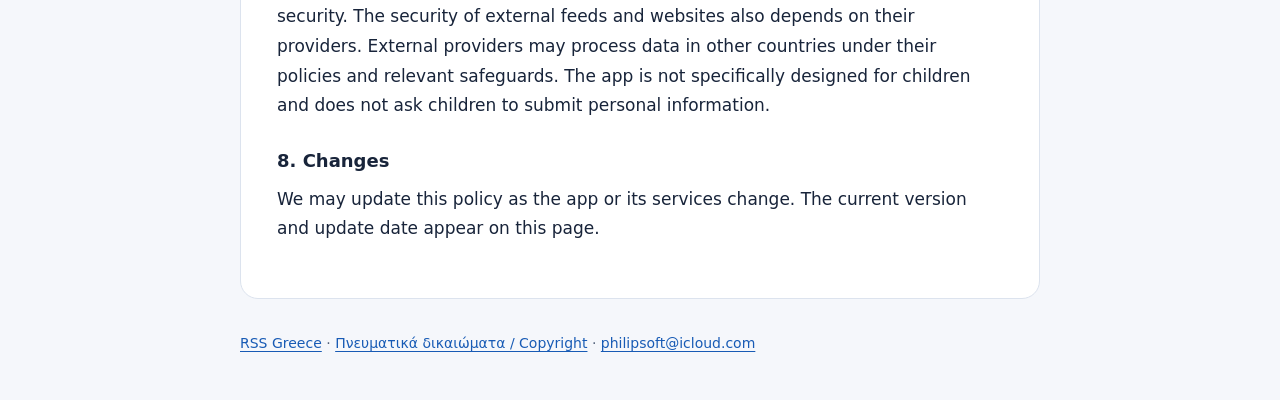
<file: web/privacy.html>
<!doctype html>
<html lang="el">
<head>
  <meta charset="utf-8">
  <meta name="viewport" content="width=device-width, initial-scale=1">
  <meta name="description" content="Πολιτική απορρήτου του RSS Greece — Privacy policy for the RSS Greece iOS news reader.">
  <title>RSS Greece · Πολιτική απορρήτου / Privacy policy</title>
  <style>
    :root { color-scheme: light dark; --bg:#f5f7fb; --paper:#fff; --ink:#18243a; --muted:#52617a; --line:#dce3ee; --accent:#185bb5; }
    * { box-sizing:border-box; }
    body { margin:0; background:var(--bg); color:var(--ink); font:17px/1.75 system-ui,-apple-system,BlinkMacSystemFont,"Segoe UI",sans-serif; }
    header,main,footer { width:min(100% - 40px,800px); margin-inline:auto; }
    header { padding:64px 0 32px; }
    .brand { color:var(--accent); font-size:15px; font-weight:750; letter-spacing:.12em; text-transform:uppercase; }
    h1 { margin:10px 0 12px; font-size:clamp(30px,6vw,44px); line-height:1.2; letter-spacing:-.035em; }
    h2 { margin:34px 0 10px; font-size:22px; line-height:1.4; letter-spacing:-.02em; }
    h3 { margin:24px 0 8px; font-size:18px; }
    p,ul { margin:0 0 18px; }
    ul { padding-left:24px; }
    li { padding:3px 0; }
    a { color:var(--accent); text-underline-offset:3px; overflow-wrap:anywhere; }
    code { font-size:.9em; overflow-wrap:anywhere; }
    a:focus-visible { outline:3px solid var(--accent); outline-offset:5px; border-radius:2px; }
    .meta,footer { color:var(--muted); font-size:14px; }
    nav { display:flex; gap:20px; flex-wrap:wrap; margin-top:24px; }
    article { padding:16px 36px 36px; background:var(--paper); border:1px solid var(--line); border-radius:18px; margin-bottom:24px; scroll-margin-top:20px; }
    .summary { padding:20px 24px; border-left:4px solid var(--accent); background:var(--bg); border-radius:0 10px 10px 0; }
    .summary p { margin:0; }
    footer { padding:8px 0 44px; }
    @media(max-width:540px) { header { padding-top:36px; } article { padding:8px 20px 24px; } body { font-size:16px; } }
    @media(prefers-color-scheme:dark) { :root { --bg:#111925; --paper:#182333; --ink:#eef3fa; --muted:#b1bfd2; --line:#32415a; --accent:#8abbff; } }
  </style>
</head>
<body>
  <header>
    <div class="brand">RSS Greece</div>
    <h1>Πολιτική απορρήτου</h1>
    <p class="meta">Τελευταία ενημέρωση / Last updated: <time datetime="2026-10-24">24 October 2026</time></p>
    <nav aria-label="Language / Γλώσσα"><a href="#greek" lang="el">Ελληνικά</a><a href="#english" lang="en">English</a></nav>
  </header>
  <main>
    <article id="greek" aria-labelledby="greek-title">
      <h2 id="greek-title">Τα δεδομένα σας στο RSS Greece</h2>
      <div class="summary"><p>Το RSS Greece είναι εφαρμογή ανάγνωσης ειδήσεων RSS για iPhone και iPad. Οι συνδρομές στις ροές και η κατάσταση ανάγνωσης αποθηκεύονται στη συσκευή σας. Οι πάροχοι ειδήσεων και οι υπηρεσίες διαφημίσεων λαμβάνουν δεδομένα όταν συνδέεστε στις υπηρεσίες τους.</p></div>
      <h3>1. Σχετικά με την εφαρμογή</h3>
      <p>Η παρούσα πολιτική αφορά την εφαρμογή RSS Greece (αναγνωριστικό: <code>gr.phisakel.RssAppGreece</code>) και αυτή τη σελίδα. Για επικοινωνία με τον προγραμματιστή της εφαρμογής: <a href="mailto:philipsoft@icloud.com">philipsoft@icloud.com</a>. Δεν απαιτείται δημιουργία λογαριασμού.</p>
      <h3>2. Δεδομένα που παραμένουν στη συσκευή</h3>
      <p>Η εφαρμογή αποθηκεύει τοπικά τις ροές που προσθέτετε, τα ονόματα και τις διευθύνσεις τους, αντίγραφα άρθρων και εικόνων, την τελευταία επιλεγμένη ροή, καθώς και στοιχεία ανάγνωσης και αγαπημένων. Δεν παρέχουμε διακομιστή συγχρονισμού αυτών των δεδομένων. Τα αντίγραφα ασφαλείας της συσκευής διαχειρίζονται από την Apple σύμφωνα με τις ρυθμίσεις σας.</p>
      <h3>3. Ροές ειδήσεων και ιστοσελίδες</h3>
      <p>Για τη λήψη ροών, εικόνων και άρθρων, η συσκευή συνδέεται με τους αντίστοιχους εκδότες και παρόχους φιλοξενίας. Αυτοί μπορούν να λαμβάνουν τη διεύθυνση IP, στοιχεία συσκευής/αιτήματος και τις διευθύνσεις περιεχομένου που ζητάτε. Οι ιστοσελίδες που ανοίγετε μέσα στην εφαρμογή ή σε πρόγραμμα περιήγησης ενδέχεται να χρησιμοποιούν cookies, διαφημίσεις και τεχνολογίες ανάλυσης σύμφωνα με τις δικές τους πολιτικές. Οι προσωπικές ροές μπορεί να περιλαμβάνουν ιδιωτικές διευθύνσεις· μην κοινοποιείτε URL που περιέχουν κωδικούς ή μυστικά πρόσβασης.</p>
      <h3>4. Διαφημίσεις Google και συγκατάθεση</h3>
      <p>Το RSS Greece χρησιμοποιεί το Google Mobile Ads SDK (AdMob) και την πλατφόρμα διαχείρισης συγκατάθεσης Google User Messaging Platform. Ανάλογα με τις επιλογές σας και τις εφαρμοστέες απαιτήσεις, η Google και οι διαφημιστικοί συνεργάτες της ενδέχεται να επεξεργάζονται διεύθυνση IP και κατά προσέγγιση τοποθεσία, αναγνωριστικά συσκευής ή εφαρμογής, δεδομένα διαφημίσεων και αλληλεπιδράσεων, καθώς και διαγνωστικά και δεδομένα απόδοσης για προβολή, μέτρηση και βελτίωση διαφημίσεων και πρόληψη απάτης.</p>
      <p>Όπου απαιτείται, εμφανίζεται μήνυμα συγκατάθεσης πριν από τα αιτήματα διαφημίσεων. Μπορείτε να επανεξετάσετε τις επιλογές σας από το κουμπί <strong>Απόρρητο διαφημίσεων</strong> στο κάτω μέρος της λίστας ροής ή περίληψης άρθρου, όταν αυτό διατίθεται. Οι περιορισμένες ή μη εξατομικευμένες διαφημίσεις μπορούν επίσης να χρησιμοποιούν δεδομένα για βασική προβολή, μέτρηση και ασφάλεια. Δείτε την <a href="https://policies.google.com/privacy">πολιτική απορρήτου της Google</a> και <a href="https://policies.google.com/technologies/partner-sites">πώς η Google χρησιμοποιεί πληροφορίες από εφαρμογές συνεργατών</a>.</p>
      <h3>5. Αυτή η σελίδα και επικοινωνία</h3>
      <p>Η σελίδα φιλοξενείται στο Firebase Hosting της Google. Για τη διάθεσή της, η υπηρεσία επεξεργάζεται τεχνικά δεδομένα αιτημάτων, όπως τη διεύθυνση IP. Η σελίδα δεν προσθέτει φόρμες συλλογής δεδομένων, διαφημίσεις ή κώδικα ανάλυσης. Δείτε τις <a href="https://firebase.google.com/support/privacy">πληροφορίες απορρήτου του Firebase</a>.</p>
      <p>Για ερωτήσεις ή αιτήματα σχετικά με το απόρρητο, επικοινωνήστε με τον προγραμματιστή στο <a href="mailto:philipsoft@icloud.com">philipsoft@icloud.com</a>. Μην αποστέλλετε κωδικούς, μυστικά πρόσβασης ή πληροφορίες που δεν χρειάζονται για το αίτημά σας. Αν στείλετε πληροφορίες υποστήριξης, χρησιμοποιούνται για την απάντηση στο αίτημά σας και διατηρούνται όσο χρειάζεται για τον σκοπό αυτό.</p>
      <h3>6. Διατήρηση, διαγραφή και επιλογές</h3>
      <p>Τα τοπικά δεδομένα παραμένουν όσο διατηρούνται τα δεδομένα της εφαρμογής στη συσκευή. Για να τα αφαιρέσετε, χρησιμοποιήστε <strong>Διαγραφή εφαρμογής</strong> στις ρυθμίσεις iOS· η απλή αποφόρτωση εφαρμογής μπορεί να διατηρεί τα δεδομένα. Η ενέργεια αυτή δεν διαγράφει δεδομένα που έχουν ήδη επεξεργαστεί τρίτοι ή αντίγραφα ασφαλείας της Apple. Για δεδομένα τρίτων, χρησιμοποιήστε τους ελέγχους και τα κανάλια αιτημάτων των αντίστοιχων παρόχων.</p>
      <p>Ανάλογα με τη χώρα σας, ενδέχεται να έχετε δικαιώματα πρόσβασης, διόρθωσης, διαγραφής, περιορισμού ή εναντίωσης στην επεξεργασία, φορητότητας, ανάκλησης συγκατάθεσης και υποβολής καταγγελίας στην αρμόδια εποπτική αρχή. Η ανάκληση δεν επηρεάζει τη νομιμότητα προηγούμενης επεξεργασίας.</p>
      <h3>7. Ασφάλεια, διεθνής επεξεργασία και παιδιά</h3>
      <p>Χρησιμοποιούμε τους μηχανισμούς αποθήκευσης και ασφάλειας του iOS, χωρίς να μπορούμε να εγγυηθούμε απόλυτη ασφάλεια. Η ασφάλεια των εξωτερικών ροών και ιστοσελίδων εξαρτάται και από τον πάροχό τους. Οι εξωτερικοί πάροχοι μπορεί να επεξεργάζονται δεδομένα σε άλλες χώρες σύμφωνα με τις πολιτικές και τις σχετικές διασφαλίσεις τους. Η εφαρμογή δεν είναι ειδικά σχεδιασμένη για παιδιά και δεν ζητά από αυτά να υποβάλουν προσωπικά στοιχεία.</p>
      <h3>8. Αλλαγές</h3>
      <p>Η πολιτική μπορεί να ενημερώνεται όταν αλλάζουν η εφαρμογή ή οι υπηρεσίες της. Η ισχύουσα έκδοση και η ημερομηνία ενημέρωσης εμφανίζονται σε αυτή τη σελίδα.</p>
    </article>
    <article id="english" lang="en" aria-labelledby="english-title">
      <h2 id="english-title">Privacy policy</h2>
      <div class="summary"><p>RSS Greece is an RSS news reader for iPhone and iPad. Your feed subscriptions and reading state are stored on your device. News publishers and advertising services receive data when your device connects to their services.</p></div>
      <h3>1. About the app</h3>
      <p>This policy covers RSS Greece (bundle ID <code>gr.phisakel.RssAppGreece</code>) and this page. Contact the app developer at <a href="mailto:philipsoft@icloud.com">philipsoft@icloud.com</a>. No user account is required.</p>
      <h3>2. Data stored on your device</h3>
      <p>The app stores added feed names and URLs, cached articles and images, your last selected feed, and reading and favorite state locally. We do not operate a server to synchronize this information. Apple manages device backups according to your settings.</p>
      <h3>3. News feeds and external websites</h3>
      <p>Your device contacts publishers and hosting providers to download feeds, images and articles. These providers can receive your IP address, device/request information and the URLs you request. Websites opened inside the app or in a browser may use cookies, advertising and analytics under their own policies. Custom feeds may contain private addresses; do not share feed URLs containing passwords or access tokens.</p>
      <h3>4. Google advertising and consent</h3>
      <p>RSS Greece uses the Google Mobile Ads SDK (AdMob) and Google's User Messaging Platform for consent management. Depending on your choices and applicable requirements, Google and its advertising partners may process IP address and approximate location, device or app identifiers, advertising and interaction data, diagnostics and performance information to deliver, measure and improve advertising and prevent fraud.</p>
      <p>Where required, a consent message is shown before requesting ads. You can revisit your choices using <strong>Απόρρητο διαφημίσεων</strong> (Ad privacy) at the bottom of the feed or article-excerpt list when available. Limited or non-personalized ads may still use data for basic delivery, measurement and security. Read <a href="https://policies.google.com/privacy">Google's privacy policy</a> and <a href="https://policies.google.com/technologies/partner-sites">how Google uses information from partner apps</a>.</p>
      <h3>5. This page and support</h3>
      <p>This page is served by Google Firebase Hosting, which processes technical request data such as IP address to deliver the website. The page adds no data-collection forms, advertising or analytics scripts. See <a href="https://firebase.google.com/support/privacy">Firebase's privacy information</a>.</p>
      <p>For privacy questions or requests, contact the developer at <a href="mailto:philipsoft@icloud.com">philipsoft@icloud.com</a>. Do not send passwords, access tokens or information unnecessary for your request. Information you choose to send for support is used to respond to your request and retained as needed for that purpose.</p>
      <h3>6. Retention, deletion and your choices</h3>
      <p>Local information remains while the app's data is retained on your device. Use <strong>Delete App</strong> in iOS settings to remove it; offloading the app may retain its data. Deleting the app does not remove data already processed by third parties or Apple backups. For third-party data, use the relevant provider's controls and request channels.</p>
      <p>Depending on your location, you may have rights to access, correct, delete, restrict or object to processing, obtain portable data, withdraw consent, and complain to your local data-protection authority. Withdrawal does not affect the lawfulness of earlier processing.</p>
      <h3>7. Security, international processing and children</h3>
      <p>We use iOS storage and security mechanisms, but cannot guarantee absolute security. The security of external feeds and websites also depends on their providers. External providers may process data in other countries under their policies and relevant safeguards. The app is not specifically designed for children and does not ask children to submit personal information.</p>
      <h3>8. Changes</h3>
      <p>We may update this policy as the app or its services change. The current version and update date appear on this page.</p>
    </article>
  </main>
  <footer><a href="/">RSS Greece</a> · <a href="/copyright">Πνευματικά δικαιώματα / Copyright</a> · <a href="mailto:philipsoft@icloud.com">philipsoft@icloud.com</a></footer>
</body>
</html>
</file>
